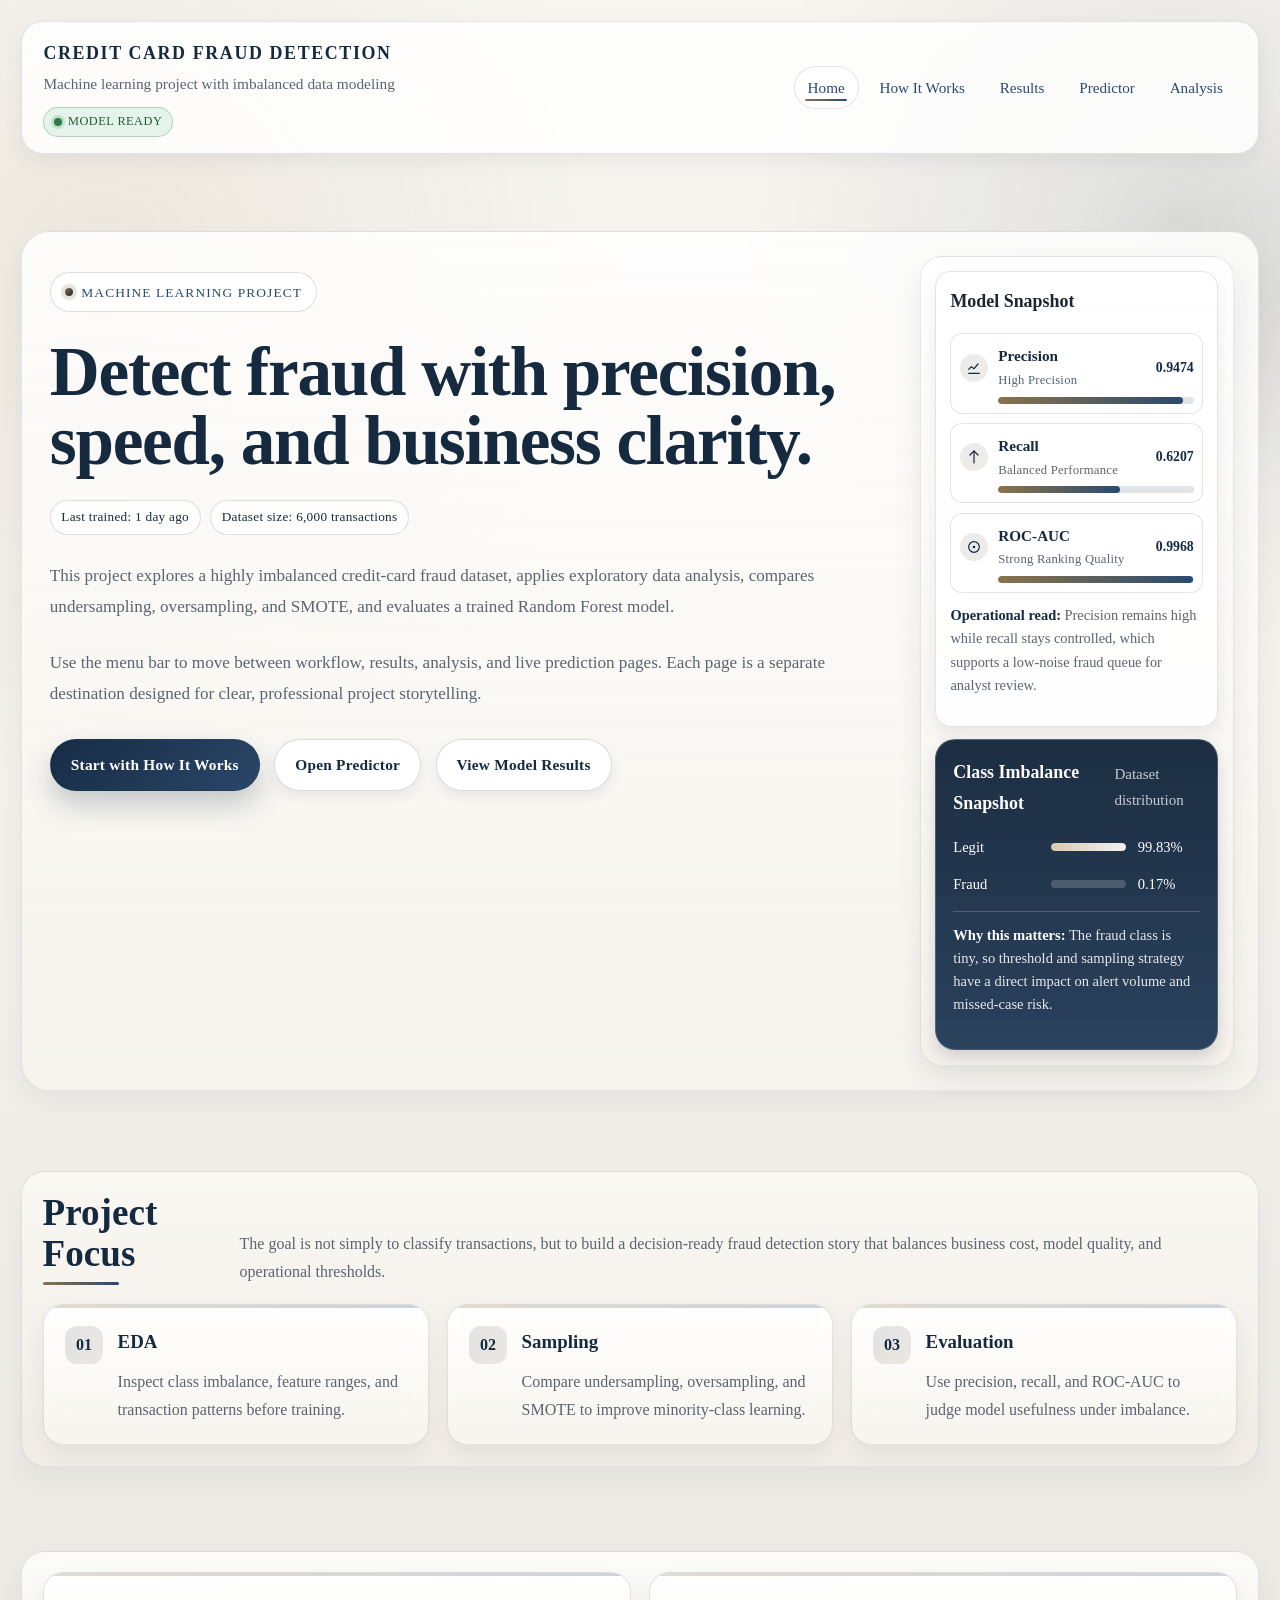
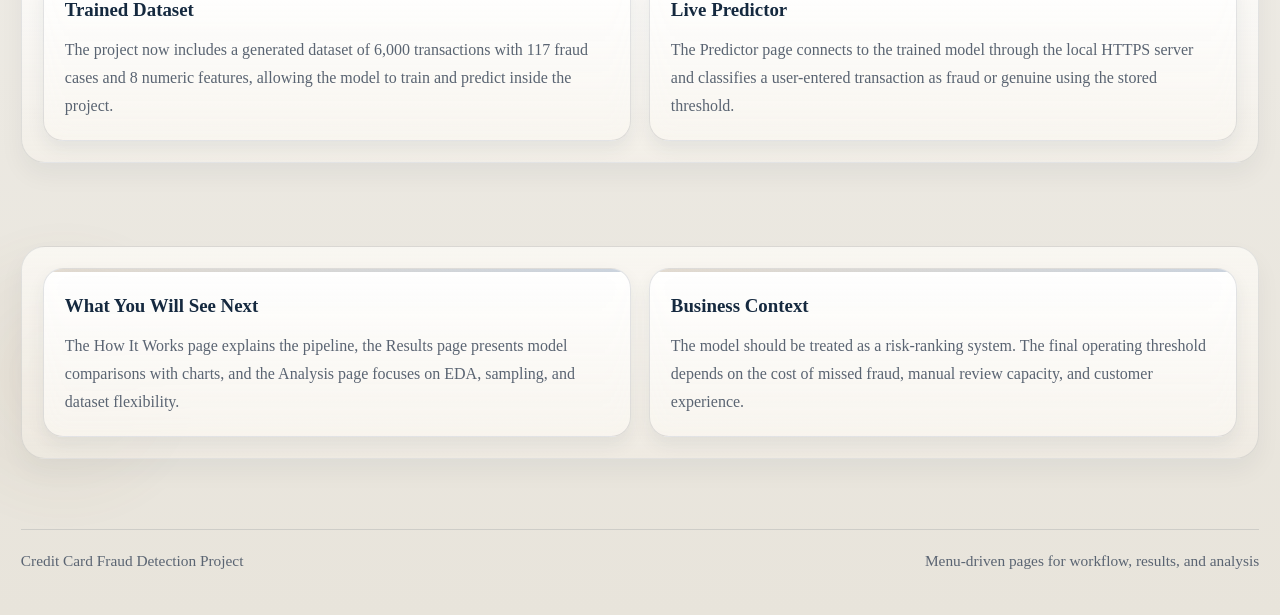
<file: index.html>
<!DOCTYPE html>
<html lang="en">
<head>
	<meta charset="UTF-8" />
	<meta name="viewport" content="width=device-width, initial-scale=1.0" />
			<title>Credit Card Fraud Detection | Home</title>
			<link rel="stylesheet" href="style.css" />
			<script defer src="app.js"></script>
</head>
<body>
	<div class="page">
		<header class="topbar">
			<div class="container">
				<div class="brand-row">
					<div class="brand">
						<strong>Credit Card Fraud Detection</strong>
            <span>Machine learning project with imbalanced data modeling</span>
						<div class="status-badge" aria-label="Model status">
							<span class="status-dot"></span>
							Model Ready
						</div>
					</div>
					<nav class="nav" aria-label="Primary">
            <a class="active" href="index.html">Home</a>
            <a href="how-it-works.html">How It Works</a>
            <a href="results.html">Results</a>
						<a href="predictor.html">Predictor</a>
            <a href="analysis.html">Analysis</a>
					</nav>
				</div>
			</div>
		</header>

		<main>
			<section class="hero">
				<div class="container hero-grid">
					<div class="hero-copy">
            <div class="eyebrow">Machine Learning Project</div>
						<h1>Detect fraud with precision, speed, and business clarity.</h1>
						<div class="hero-meta" aria-label="Project metadata">
							<span>Last trained: 1 day ago</span>
							<span>Dataset size: 6,000 transactions</span>
						</div>
						<p>
							This project explores a highly imbalanced credit-card fraud dataset, applies exploratory
							data analysis, compares undersampling, oversampling, and SMOTE, and evaluates a trained
							Random Forest model.
						</p>
						<p>
							Use the menu bar to move between workflow, results, analysis, and live prediction pages.
							Each page is a separate destination designed for clear, professional project storytelling.
						</p>
						<div class="hero-actions">
              <a class="button primary" href="how-it-works.html">Start with How It Works</a>
              <a class="button secondary" href="predictor.html">Open Predictor</a>
              <a class="button secondary" href="results.html">View Model Results</a>
						</div>
					</div>

					<aside class="hero-card dashboard-panel" aria-label="Project snapshot">
						<div class="snapshot-card">
							<div class="chart-top">
								<h2>Model Snapshot</h2>
								<span>Random Forest</span>
							</div>
							<div class="metric-list" aria-label="Model metrics">
								<div class="metric-item">
									<div class="metric-icon" aria-hidden="true">
										<svg viewBox="0 0 24 24" role="img" focusable="false"><path d="M4 14l4-4 4 3 6-7" fill="none" stroke="currentColor" stroke-width="1.8" stroke-linecap="round" stroke-linejoin="round"/><path d="M4 20h16" fill="none" stroke="currentColor" stroke-width="1.8" stroke-linecap="round"/></svg>
									</div>
									<div class="metric-copy">
										<strong>Precision</strong>
										<span>High Precision</span>
									</div>
									<div class="metric-value">0.9474</div>
									<div class="metric-track"><div class="metric-fill animated-bar" data-width="94.74%"></div></div>
								</div>
								<div class="metric-item">
									<div class="metric-icon" aria-hidden="true">
										<svg viewBox="0 0 24 24" role="img" focusable="false"><path d="M12 3v18" fill="none" stroke="currentColor" stroke-width="1.8" stroke-linecap="round"/><path d="M6 9l6-6 6 6" fill="none" stroke="currentColor" stroke-width="1.8" stroke-linecap="round" stroke-linejoin="round"/></svg>
									</div>
									<div class="metric-copy">
										<strong>Recall</strong>
										<span>Balanced Performance</span>
									</div>
									<div class="metric-value">0.6207</div>
									<div class="metric-track"><div class="metric-fill animated-bar" data-width="62.07%"></div></div>
								</div>
								<div class="metric-item">
									<div class="metric-icon" aria-hidden="true">
										<svg viewBox="0 0 24 24" role="img" focusable="false"><circle cx="12" cy="12" r="8" fill="none" stroke="currentColor" stroke-width="1.8"/><circle cx="12" cy="12" r="2" fill="currentColor"/></svg>
									</div>
									<div class="metric-copy">
										<strong>ROC-AUC</strong>
										<span>Strong Ranking Quality</span>
									</div>
									<div class="metric-value">0.9968</div>
									<div class="metric-track"><div class="metric-fill animated-bar" data-width="99.68%"></div></div>
								</div>
							</div>
							<p class="panel-note">
								<strong>Operational read:</strong> Precision remains high while recall stays controlled,
								which supports a low-noise fraud queue for analyst review.
							</p>
						</div>

						<div class="chart-card imbalance-card">
							<div class="chart-top">
								<h2>Class Imbalance Snapshot</h2>
								<span>Dataset distribution</span>
							</div>
							<div class="bars" aria-label="Class distribution chart">
								<div class="bar-row">
									<span>Legit</span>
									<div class="bar-track"><div class="bar-fill animated-bar" data-width="99.83%"></div></div>
									<span>99.83%</span>
								</div>
								<div class="bar-row">
									<span>Fraud</span>
									<div class="bar-track"><div class="bar-fill fraud animated-bar" data-width="0.17%"></div></div>
									<span>0.17%</span>
								</div>
							</div>
							<p class="chart-note">
								<strong>Why this matters:</strong> The fraud class is tiny, so threshold and sampling strategy
								have a direct impact on alert volume and missed-case risk.
							</p>
						</div>
					</aside>
				</div>
			</section>

			<section class="section">
				<div class="container">
					<div class="section-head">
						<h2>Project Focus</h2>
						<p>
							The goal is not simply to classify transactions, but to build a decision-ready fraud
							detection story that balances business cost, model quality, and operational thresholds.
						</p>
					</div>

					<div class="grid-3">
						<article class="card kpi">
							<div class="index">01</div>
							<div>
								<h3>EDA</h3>
								<p>Inspect class imbalance, feature ranges, and transaction patterns before training.</p>
							</div>
						</article>
						<article class="card kpi">
							<div class="index">02</div>
							<div>
								<h3>Sampling</h3>
								<p>Compare undersampling, oversampling, and SMOTE to improve minority-class learning.</p>
							</div>
						</article>
						<article class="card kpi">
							<div class="index">03</div>
							<div>
								<h3>Evaluation</h3>
								<p>Use precision, recall, and ROC-AUC to judge model usefulness under imbalance.</p>
							</div>
						</article>
					</div>
				</div>
			</section>

			<section class="section">
				<div class="container grid-2">
					<article class="card">
						<h3>Trained Dataset</h3>
						<p>
							The project now includes a generated dataset of 6,000 transactions with 117 fraud cases
							and 8 numeric features, allowing the model to train and predict inside the project.
						</p>
					</article>
					<article class="card">
						<h3>Live Predictor</h3>
						<p>
							The Predictor page connects to the trained model through the local HTTPS server and
							classifies a user-entered transaction as fraud or genuine using the stored threshold.
						</p>
					</article>
				</div>
			</section>

			<section class="section">
				<div class="container grid-2">
					<article class="card">
						<h3>What You Will See Next</h3>
						<p>
							The How It Works page explains the pipeline, the Results page presents model
							comparisons with charts, and the Analysis page focuses on EDA, sampling, and dataset
							flexibility.
						</p>
					</article>
					<article class="card">
						<h3>Business Context</h3>
						<p>
							The model should be treated as a risk-ranking system. The final operating threshold
							depends on the cost of missed fraud, manual review capacity, and customer experience.
						</p>
					</article>
				</div>
			</section>
		</main>

		<footer class="footer">
			<div class="container">
				<div class="line">
					<span>Credit Card Fraud Detection Project</span>
					<span>Menu-driven pages for workflow, results, and analysis</span>
				</div>
			</div>
		</footer>
	</div>
</body>
</html>
</file>
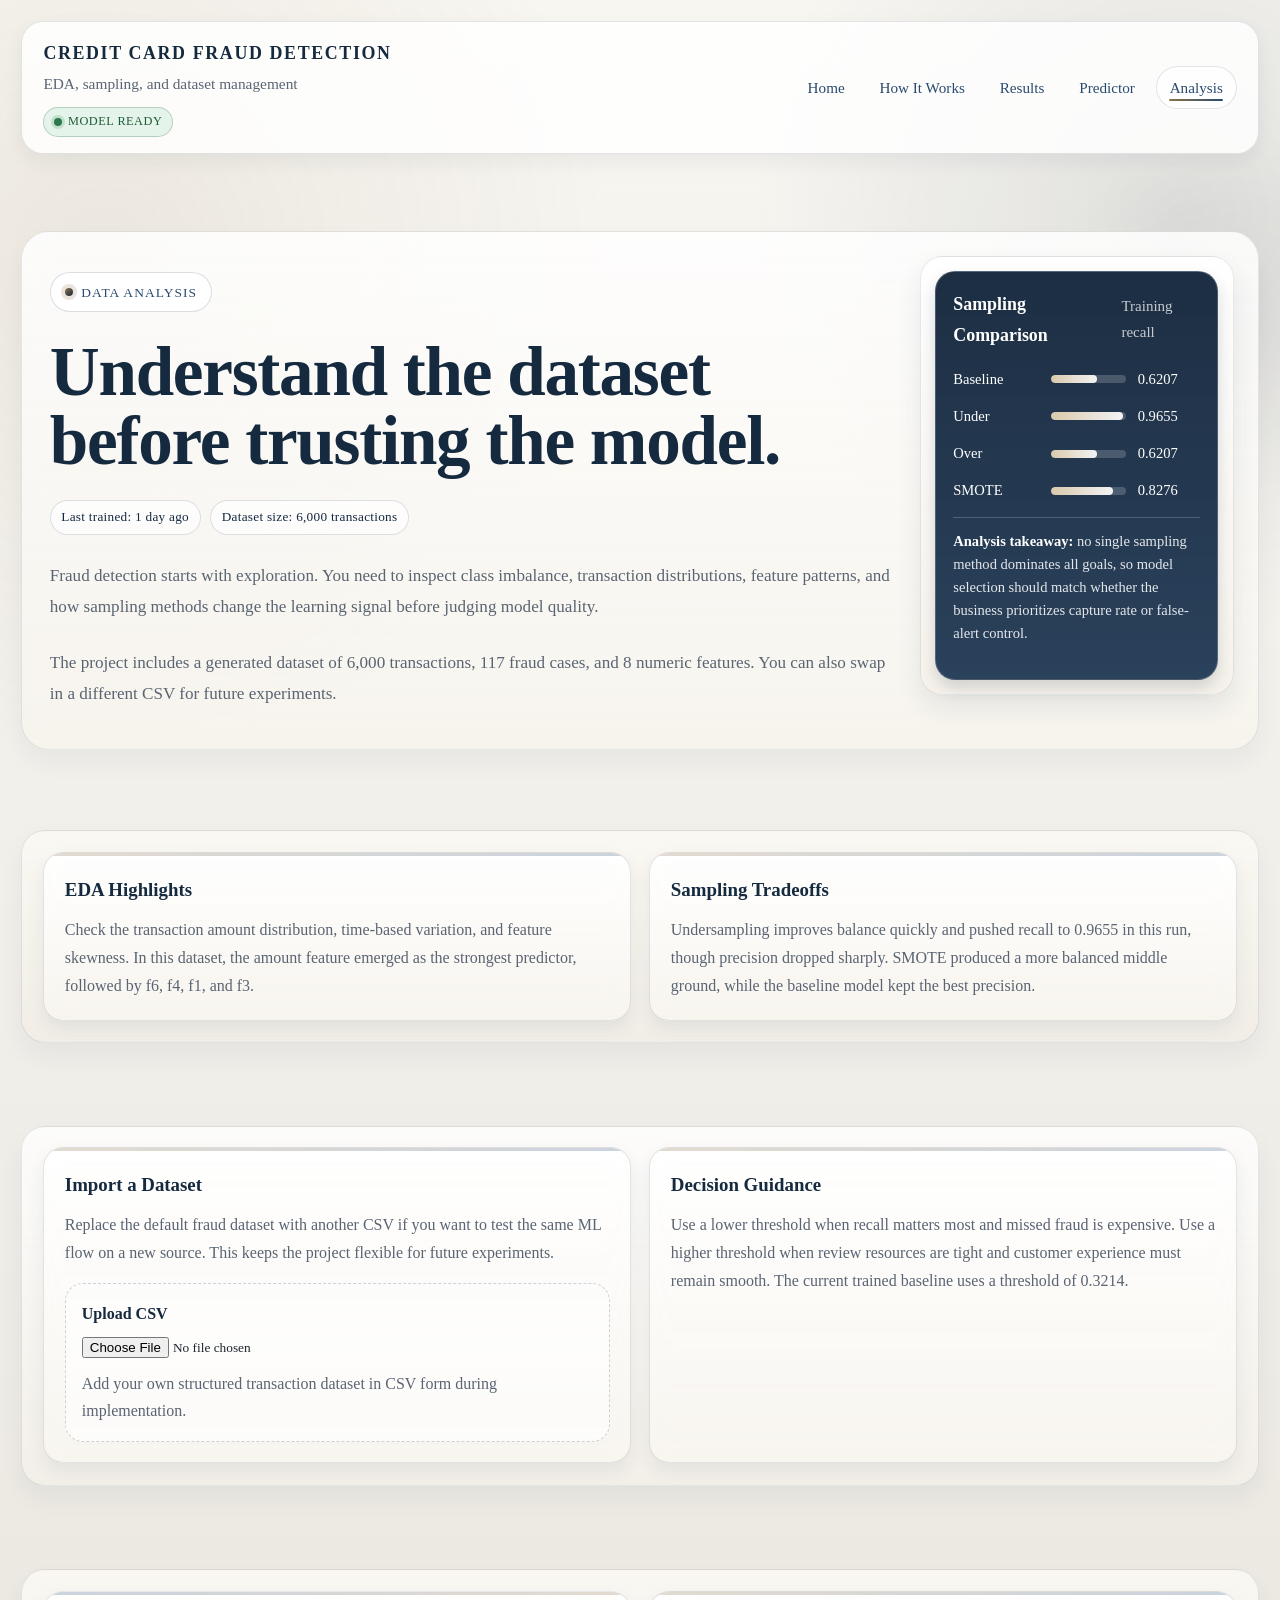
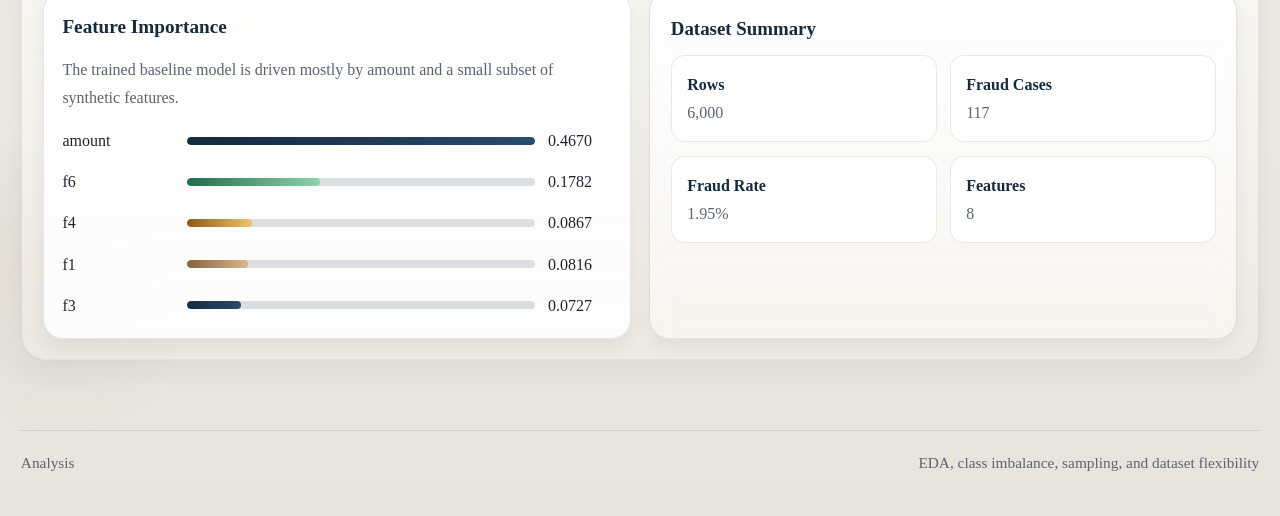
<file: analysis.html>
<!DOCTYPE html>
<html lang="en">
<head>
  <meta charset="UTF-8" />
  <meta name="viewport" content="width=device-width, initial-scale=1.0" />
  <title>Analysis | Credit Card Fraud Detection</title>
  <link rel="stylesheet" href="style.css" />
  <script defer src="app.js"></script>
</head>
<body>
  <div class="page">
    <header class="topbar">
      <div class="container">
        <div class="brand-row">
          <div class="brand">
            <strong>Credit Card Fraud Detection</strong>
            <span>EDA, sampling, and dataset management</span>
            <div class="status-badge" aria-label="Model status">
              <span class="status-dot"></span>
              Model Ready
            </div>
          </div>
          <nav class="nav" aria-label="Primary">
            <a href="index.html">Home</a>
            <a href="how-it-works.html">How It Works</a>
            <a href="results.html">Results</a>
            <a href="predictor.html">Predictor</a>
            <a class="active" href="analysis.html">Analysis</a>
          </nav>
        </div>
      </div>
    </header>

    <main>
      <section class="hero">
        <div class="container hero-grid">
          <div class="hero-copy">
            <div class="eyebrow">Data Analysis</div>
            <h1>Understand the dataset before trusting the model.</h1>
            <div class="hero-meta" aria-label="Project metadata">
              <span>Last trained: 1 day ago</span>
              <span>Dataset size: 6,000 transactions</span>
            </div>
            <p>
              Fraud detection starts with exploration. You need to inspect class imbalance,
              transaction distributions, feature patterns, and how sampling methods change the
              learning signal before judging model quality.
            </p>
            <p>
              The project includes a generated dataset of 6,000 transactions, 117 fraud cases,
              and 8 numeric features. You can also swap in a different CSV for future experiments.
            </p>
          </div>

          <aside class="hero-card dashboard-panel">
            <div class="chart-card">
              <div class="chart-top">
                <h2>Sampling Comparison</h2>
                <span>Training recall</span>
              </div>
              <div class="bars">
                <div class="bar-row"><span>Baseline</span><div class="bar-track"><div class="bar-fill" style="width: 62.07%;"></div></div><span>0.6207</span></div>
                <div class="bar-row"><span>Under</span><div class="bar-track"><div class="bar-fill warn" style="width: 96.55%;"></div></div><span>0.9655</span></div>
                <div class="bar-row"><span>Over</span><div class="bar-track"><div class="bar-fill soft" style="width: 62.07%;"></div></div><span>0.6207</span></div>
                <div class="bar-row"><span>SMOTE</span><div class="bar-track"><div class="bar-fill good" style="width: 82.76%;"></div></div><span>0.8276</span></div>
              </div>
              <p class="chart-note">
                <strong>Analysis takeaway:</strong> no single sampling method dominates all goals, so model
                selection should match whether the business prioritizes capture rate or false-alert control.
              </p>
            </div>
          </aside>
        </div>
            </section>

      <section class="section">
        <div class="container grid-2">
          <article class="card">
            <h3>EDA Highlights</h3>
            <p>
              Check the transaction amount distribution, time-based variation, and feature skewness.
              In this dataset, the amount feature emerged as the strongest predictor, followed by
              f6, f4, f1, and f3.
            </p>
          </article>
          <article class="card">
            <h3>Sampling Tradeoffs</h3>
            <p>
              Undersampling improves balance quickly and pushed recall to 0.9655 in this run, though
              precision dropped sharply. SMOTE produced a more balanced middle ground, while the
              baseline model kept the best precision.
            </p>
          </article>
        </div>
      </section>

      <section class="section">
        <div class="container grid-2">
          <article class="card">
            <h3>Import a Dataset</h3>
            <p>
              Replace the default fraud dataset with another CSV if you want to test the same ML flow
              on a new source. This keeps the project flexible for future experiments.
            </p>
            <div style="margin-top: 1rem; padding: 1rem; border: 1px dashed rgba(17,36,63,0.2); border-radius: 18px; background: rgba(255,255,255,0.6);">
              <strong style="display:block; color: var(--navy); margin-bottom:0.4rem;">Upload CSV</strong>
              <input id="datasetFile" type="file" accept=".csv" style="display:block; width:100%; margin:0.6rem 0 0.75rem; font-family:'Times New Roman', Times, serif;" />
              <span id="datasetStatus" style="color: var(--muted);">Add your own structured transaction dataset in CSV form during implementation.</span>
            </div>
          </article>
          <article class="card">
            <h3>Decision Guidance</h3>
            <p>
              Use a lower threshold when recall matters most and missed fraud is expensive. Use a
              higher threshold when review resources are tight and customer experience must remain
              smooth. The current trained baseline uses a threshold of 0.3214.
            </p>
          </article>
        </div>
      </section>

      <section class="section">
        <div class="container grid-2">
          <article class="chart-panel">
            <h3>Feature Importance</h3>
            <p>The trained baseline model is driven mostly by amount and a small subset of synthetic features.</p>
            <div class="chart-bars">
              <div class="chart-bar-row"><span>amount</span><div class="chart-bar-track"><div class="chart-bar-fill" style="width: 100%;"></div></div><span>0.4670</span></div>
              <div class="chart-bar-row"><span>f6</span><div class="chart-bar-track"><div class="chart-bar-fill good" style="width: 38.2%;"></div></div><span>0.1782</span></div>
              <div class="chart-bar-row"><span>f4</span><div class="chart-bar-track"><div class="chart-bar-fill warn" style="width: 18.6%;"></div></div><span>0.0867</span></div>
              <div class="chart-bar-row"><span>f1</span><div class="chart-bar-track"><div class="chart-bar-fill soft" style="width: 17.5%;"></div></div><span>0.0816</span></div>
              <div class="chart-bar-row"><span>f3</span><div class="chart-bar-track"><div class="chart-bar-fill" style="width: 15.6%;"></div></div><span>0.0727</span></div>
            </div>
          </article>
          <article class="card">
            <h3>Dataset Summary</h3>
            <div class="matrix">
              <div class="matrix-cell"><strong>Rows</strong><span>6,000</span></div>
              <div class="matrix-cell"><strong>Fraud Cases</strong><span>117</span></div>
              <div class="matrix-cell"><strong>Fraud Rate</strong><span>1.95%</span></div>
              <div class="matrix-cell"><strong>Features</strong><span>8</span></div>
            </div>
          </article>
        </div>
      </section>
    </main>

    <script>
      const datasetInput = document.getElementById('datasetFile');
      const datasetStatus = document.getElementById('datasetStatus');

      if (datasetInput && datasetStatus) {
        datasetInput.addEventListener('change', () => {
          const fileName = datasetInput.files && datasetInput.files.length > 0 ? datasetInput.files[0].name : 'No file selected';
          datasetStatus.textContent = fileName === 'No file selected'
            ? 'Add your own structured transaction dataset in CSV form during implementation.'
            : `Selected dataset: ${fileName}`;
        });
      }
    </script>

    <footer class="footer">
      <div class="container">
        <div class="line">
          <span>Analysis</span>
          <span>EDA, class imbalance, sampling, and dataset flexibility</span>
        </div>
      </div>
    </footer>
  </div>
</body>
</html>
</file>
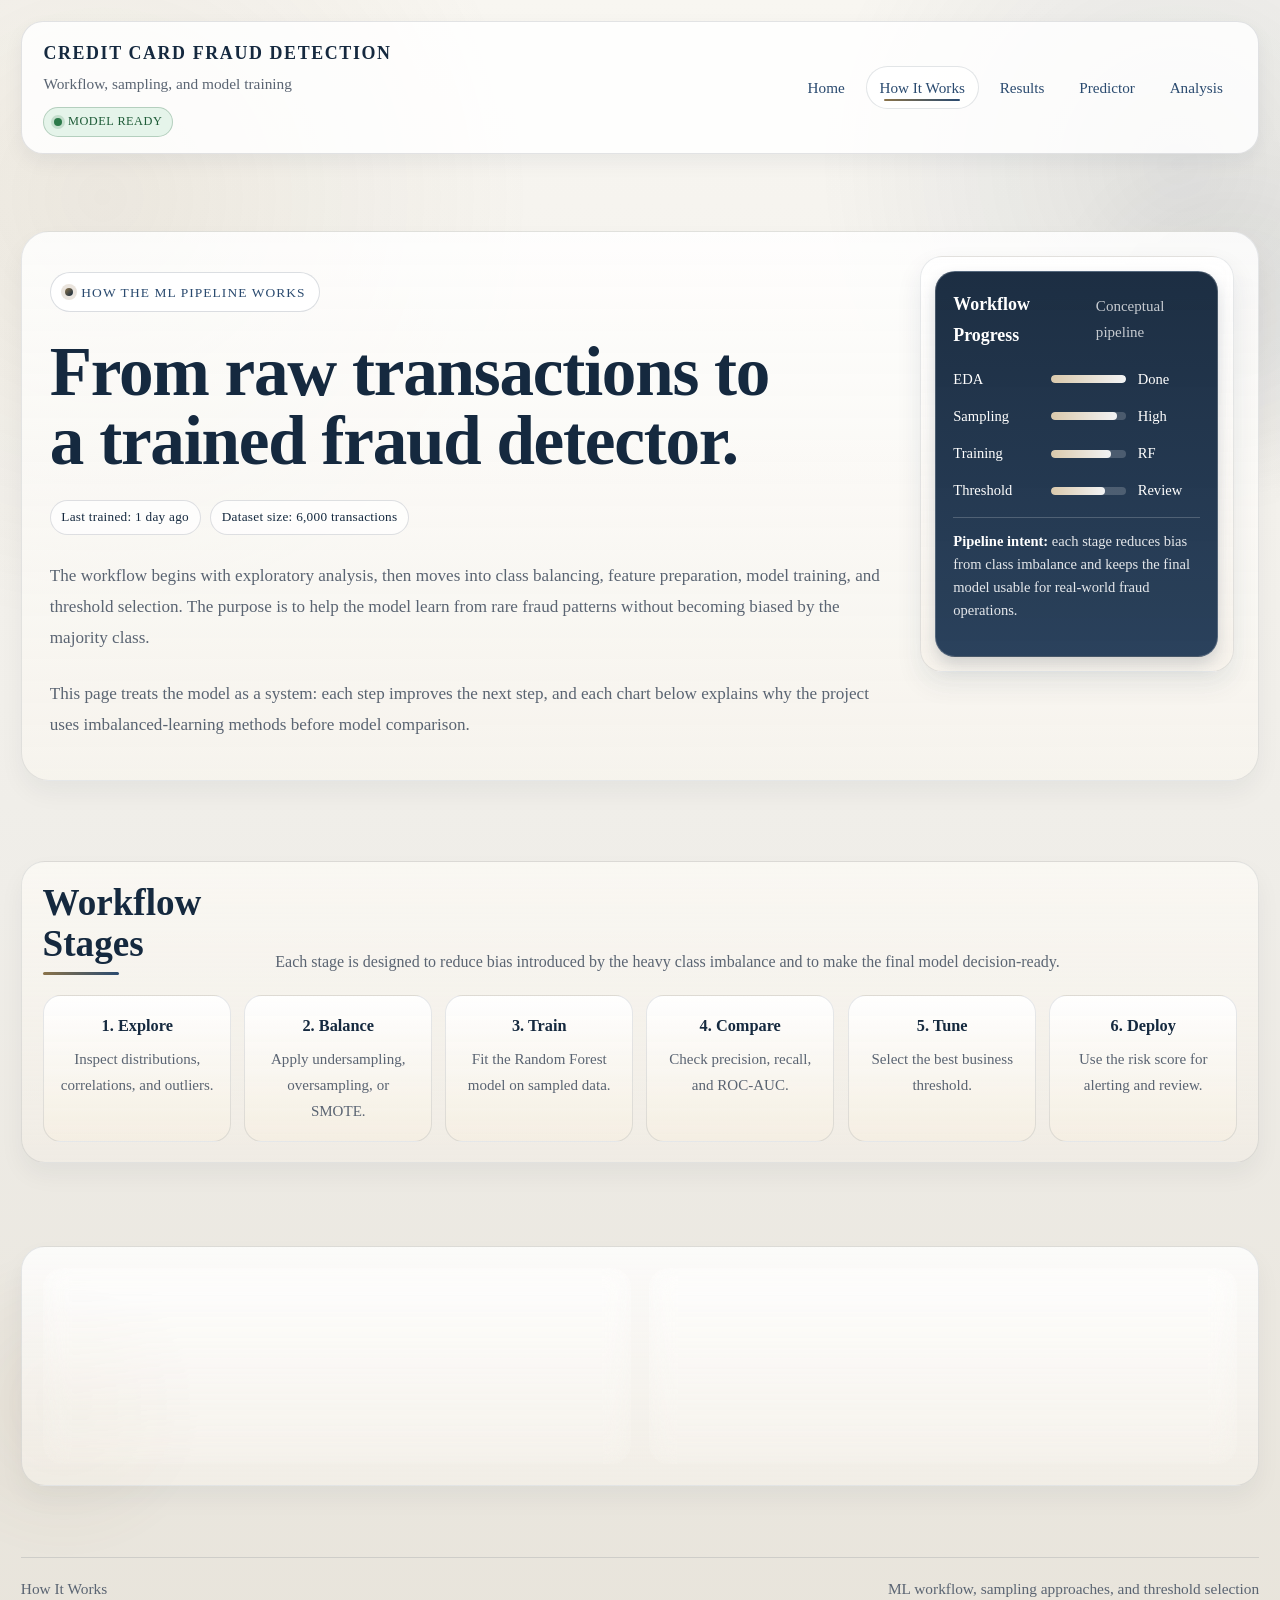
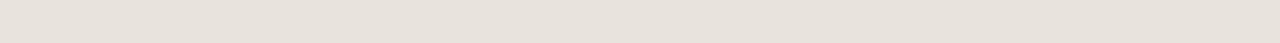
<file: how-it-works.html>
<!DOCTYPE html>
<html lang="en">
<head>
  <meta charset="UTF-8" />
  <meta name="viewport" content="width=device-width, initial-scale=1.0" />
  <title>How It Works | Credit Card Fraud Detection</title>
  <link rel="stylesheet" href="style.css" />
  <script defer src="app.js"></script>
</head>
<body>
  <div class="page">
    <header class="topbar">
      <div class="container">
        <div class="brand-row">
          <div class="brand">
            <strong>Credit Card Fraud Detection</strong>
            <span>Workflow, sampling, and model training</span>
            <div class="status-badge" aria-label="Model status">
              <span class="status-dot"></span>
              Model Ready
            </div>
          </div>
          <nav class="nav" aria-label="Primary">
            <a href="index.html">Home</a>
            <a class="active" href="how-it-works.html">How It Works</a>
            <a href="results.html">Results</a>
            <a href="predictor.html">Predictor</a>
            <a href="analysis.html">Analysis</a>
          </nav>
        </div>
      </div>
    </header>

    <main>
      <section class="hero">
        <div class="container hero-grid">
          <div class="hero-copy">
            <div class="eyebrow">How the ML Pipeline Works</div>
            <h1>From raw transactions to a trained fraud detector.</h1>
            <div class="hero-meta" aria-label="Project metadata">
              <span>Last trained: 1 day ago</span>
              <span>Dataset size: 6,000 transactions</span>
            </div>
            <p>
              The workflow begins with exploratory analysis, then moves into class balancing,
              feature preparation, model training, and threshold selection. The purpose is to help
              the model learn from rare fraud patterns without becoming biased by the majority class.
            </p>
            <p>
              This page treats the model as a system: each step improves the next step, and each chart
              below explains why the project uses imbalanced-learning methods before model comparison.
            </p>
          </div>

          <aside class="hero-card dashboard-panel">
            <div class="chart-card">
              <div class="chart-top">
                <h2>Workflow Progress</h2>
                <span>Conceptual pipeline</span>
              </div>
              <div class="bars">
                <div class="bar-row"><span>EDA</span><div class="bar-track"><div class="bar-fill" style="width: 100%;"></div></div><span>Done</span></div>
                <div class="bar-row"><span>Sampling</span><div class="bar-track"><div class="bar-fill soft" style="width: 88%;"></div></div><span>High</span></div>
                <div class="bar-row"><span>Training</span><div class="bar-track"><div class="bar-fill good" style="width: 80%;"></div></div><span>RF</span></div>
                <div class="bar-row"><span>Threshold</span><div class="bar-track"><div class="bar-fill warn" style="width: 72%;"></div></div><span>Review</span></div>
              </div>
              <p class="chart-note">
                <strong>Pipeline intent:</strong> each stage reduces bias from class imbalance and keeps
                the final model usable for real-world fraud operations.
              </p>
            </div>
          </aside>
        </div>
      </section>

      <section class="section">
        <div class="container">
          <div class="section-head">
            <h2>Workflow Stages</h2>
            <p>Each stage is designed to reduce bias introduced by the heavy class imbalance and to make the final model decision-ready.</p>
          </div>
          <div class="pipeline">
            <div class="step"><strong>1. Explore</strong><span>Inspect distributions, correlations, and outliers.</span></div>
            <div class="step"><strong>2. Balance</strong><span>Apply undersampling, oversampling, or SMOTE.</span></div>
            <div class="step"><strong>3. Train</strong><span>Fit the Random Forest model on sampled data.</span></div>
            <div class="step"><strong>4. Compare</strong><span>Check precision, recall, and ROC-AUC.</span></div>
            <div class="step"><strong>5. Tune</strong><span>Select the best business threshold.</span></div>
            <div class="step"><strong>6. Deploy</strong><span>Use the risk score for alerting and review.</span></div>
          </div>
        </div>
      </section>

      <section class="section">
        <div class="container grid-2">
          <article class="card">
            <h3>Sampling Logic</h3>
            <p>
              Undersampling reduces the number of majority-class examples so the classifier cannot
              ignore the fraud class. Oversampling duplicates or expands the minority class. SMOTE
              creates synthetic minority points so the boundary becomes more informative.
            </p>
          </article>
          <article class="card">
            <h3>Model Choice</h3>
            <p>
              Random Forest is a strong and stable baseline for the current build. It works well for
              fraud detection because it captures complex relationships without requiring manual feature
              equations.
            </p>
          </article>
        </div>
      </section>
    </main>

    <footer class="footer">
      <div class="container">
        <div class="line">
          <span>How It Works</span>
          <span>ML workflow, sampling approaches, and threshold selection</span>
        </div>
      </div>
    </footer>
  </div>
</body>
</html>
</file>
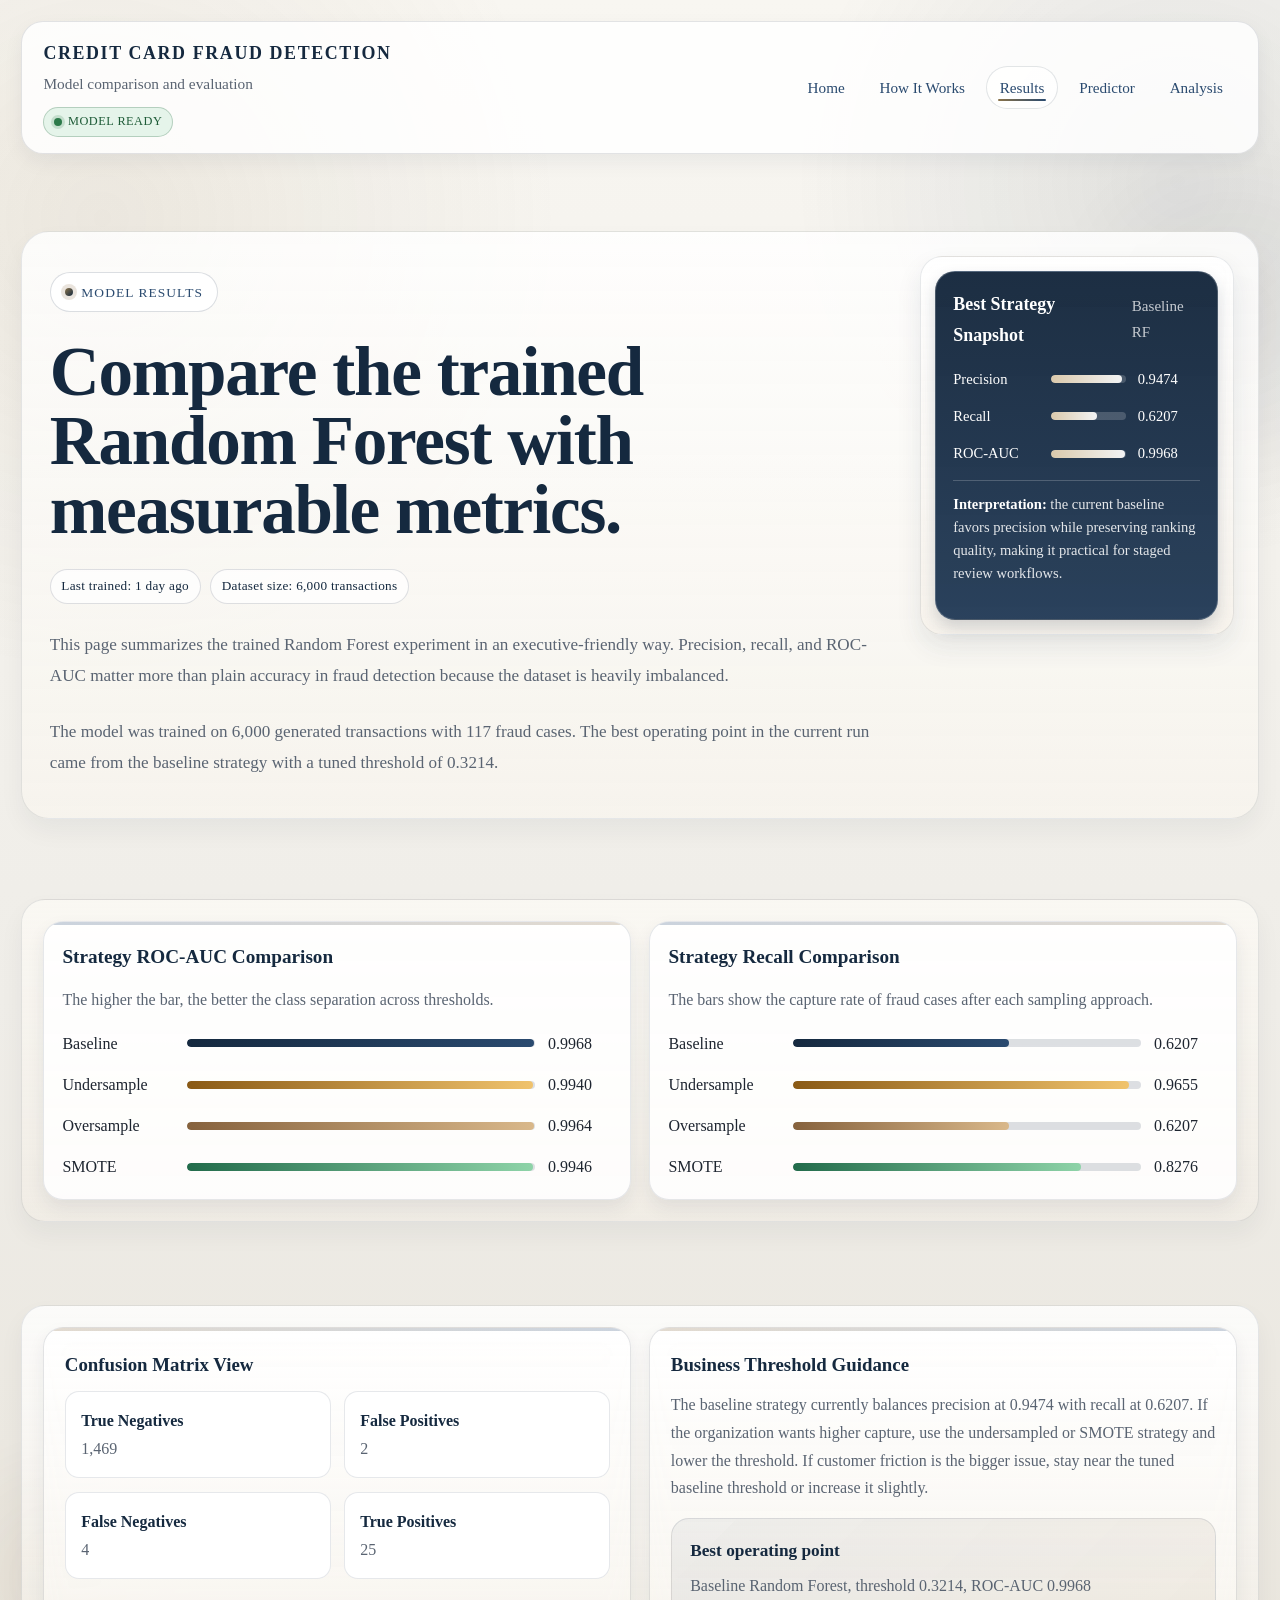
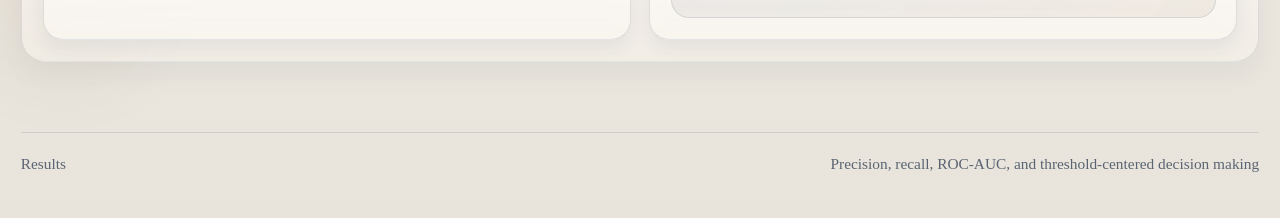
<file: results.html>
<!DOCTYPE html>
<html lang="en">
<head>
  <meta charset="UTF-8" />
  <meta name="viewport" content="width=device-width, initial-scale=1.0" />
  <title>Results | Credit Card Fraud Detection</title>
  <link rel="stylesheet" href="style.css" />
  <script defer src="app.js"></script>
</head>
<body>
  <div class="page">
    <header class="topbar">
      <div class="container">
        <div class="brand-row">
          <div class="brand">
            <strong>Credit Card Fraud Detection</strong>
            <span>Model comparison and evaluation</span>
            <div class="status-badge" aria-label="Model status">
              <span class="status-dot"></span>
              Model Ready
            </div>
          </div>
          <nav class="nav" aria-label="Primary">
            <a href="index.html">Home</a>
            <a href="how-it-works.html">How It Works</a>
            <a class="active" href="results.html">Results</a>
            <a href="predictor.html">Predictor</a>
            <a href="analysis.html">Analysis</a>
          </nav>
        </div>
      </div>
    </header>

    <main>
      <section class="hero">
        <div class="container hero-grid">
          <div class="hero-copy">
            <div class="eyebrow">Model Results</div>
            <h1>Compare the trained Random Forest with measurable metrics.</h1>
            <div class="hero-meta" aria-label="Project metadata">
              <span>Last trained: 1 day ago</span>
              <span>Dataset size: 6,000 transactions</span>
            </div>
            <p>
              This page summarizes the trained Random Forest experiment in an executive-friendly way.
              Precision, recall, and ROC-AUC matter more than plain accuracy in fraud detection because
              the dataset is heavily imbalanced.
            </p>
            <p>
              The model was trained on 6,000 generated transactions with 117 fraud cases. The best
              operating point in the current run came from the baseline strategy with a tuned
              threshold of 0.3214.
            </p>
          </div>

          <aside class="hero-card dashboard-panel">
            <div class="chart-card">
              <div class="chart-top">
                <h2>Best Strategy Snapshot</h2>
                <span>Baseline RF</span>
              </div>
              <div class="bars">
                <div class="bar-row"><span>Precision</span><div class="bar-track"><div class="bar-fill soft" style="width: 94.74%;"></div></div><span>0.9474</span></div>
                <div class="bar-row"><span>Recall</span><div class="bar-track"><div class="bar-fill good" style="width: 62.07%;"></div></div><span>0.6207</span></div>
                <div class="bar-row"><span>ROC-AUC</span><div class="bar-track"><div class="bar-fill warn" style="width: 99.68%;"></div></div><span>0.9968</span></div>
              </div>
              <p class="chart-note">
                <strong>Interpretation:</strong> the current baseline favors precision while preserving
                ranking quality, making it practical for staged review workflows.
              </p>
            </div>
          </aside>
        </div>
      </section>

      <section class="section">
        <div class="container grid-2">
          <article class="chart-panel">
            <h3>Strategy ROC-AUC Comparison</h3>
            <p>The higher the bar, the better the class separation across thresholds.</p>
            <div class="chart-bars">
              <div class="chart-bar-row"><span>Baseline</span><div class="chart-bar-track"><div class="chart-bar-fill" style="width: 99.68%;"></div></div><span>0.9968</span></div>
              <div class="chart-bar-row"><span>Undersample</span><div class="chart-bar-track"><div class="chart-bar-fill warn" style="width: 99.40%;"></div></div><span>0.9940</span></div>
              <div class="chart-bar-row"><span>Oversample</span><div class="chart-bar-track"><div class="chart-bar-fill soft" style="width: 99.64%;"></div></div><span>0.9964</span></div>
              <div class="chart-bar-row"><span>SMOTE</span><div class="chart-bar-track"><div class="chart-bar-fill good" style="width: 99.46%;"></div></div><span>0.9946</span></div>
            </div>
          </article>
          <article class="chart-panel">
            <h3>Strategy Recall Comparison</h3>
            <p>The bars show the capture rate of fraud cases after each sampling approach.</p>
            <div class="chart-bars">
              <div class="chart-bar-row"><span>Baseline</span><div class="chart-bar-track"><div class="chart-bar-fill" style="width: 62.07%;"></div></div><span>0.6207</span></div>
              <div class="chart-bar-row"><span>Undersample</span><div class="chart-bar-track"><div class="chart-bar-fill warn" style="width: 96.55%;"></div></div><span>0.9655</span></div>
              <div class="chart-bar-row"><span>Oversample</span><div class="chart-bar-track"><div class="chart-bar-fill soft" style="width: 62.07%;"></div></div><span>0.6207</span></div>
              <div class="chart-bar-row"><span>SMOTE</span><div class="chart-bar-track"><div class="chart-bar-fill good" style="width: 82.76%;"></div></div><span>0.8276</span></div>
            </div>
          </article>
        </div>
      </section>

      <section class="section">
        <div class="container grid-2">
          <article class="card">
            <h3>Confusion Matrix View</h3>
            <div class="matrix">
              <div class="matrix-cell"><strong>True Negatives</strong><span>1,469</span></div>
              <div class="matrix-cell"><strong>False Positives</strong><span>2</span></div>
              <div class="matrix-cell"><strong>False Negatives</strong><span>4</span></div>
              <div class="matrix-cell"><strong>True Positives</strong><span>25</span></div>
            </div>
          </article>
          <article class="card">
            <h3>Business Threshold Guidance</h3>
            <p>
              The baseline strategy currently balances precision at 0.9474 with recall at 0.6207.
              If the organization wants higher capture, use the undersampled or SMOTE strategy and
              lower the threshold. If customer friction is the bigger issue, stay near the tuned
              baseline threshold or increase it slightly.
            </p>
            <div class="insight-box" style="margin-top: 1rem;">
              <strong>Best operating point</strong>
              <p>Baseline Random Forest, threshold 0.3214, ROC-AUC 0.9968</p>
            </div>
          </article>
        </div>
      </section>
    </main>

    <footer class="footer">
      <div class="container">
        <div class="line">
          <span>Results</span>
          <span>Precision, recall, ROC-AUC, and threshold-centered decision making</span>
        </div>
      </div>
    </footer>
  </div>
</body>
</html>
</file>
<file: style.css>
* {
  box-sizing: border-box;
  font-family: "Times New Roman", Times, serif;
}

:root {
  --bg: #efede8;
  --surface: rgba(255, 255, 255, 0.9);
  --surface-strong: #ffffff;
  --text: #1e2530;
  --muted: #5a6472;
  --line: rgba(30, 37, 48, 0.12);
  --navy: #15293f;
  --navy-2: #2a4a6f;
  --accent: #8a734a;
  --accent-2: #dac9ac;
  --glow: rgba(21, 41, 63, 0.07);
  --shadow: 0 18px 40px rgba(21, 41, 63, 0.09);
  --section-shadow: 0 12px 24px rgba(21, 41, 63, 0.05);
}

html { scroll-behavior: smooth; }

@keyframes pageEnter {
  from {
    opacity: 0;
    transform: translateY(8px);
  }
  to {
    opacity: 1;
    transform: translateY(0);
  }
}

@keyframes pageExit {
  from {
    opacity: 1;
    transform: translateY(0);
  }
  to {
    opacity: 0;
    transform: translateY(-8px);
  }
}

@keyframes boxEnter {
  from {
    opacity: 0;
    transform: translateY(16px) scale(0.985);
  }
  to {
    opacity: 1;
    transform: translateY(0) scale(1);
  }
}

body {
  margin: 0;
  color: var(--text);
  background:
    radial-gradient(circle at 8% 12%, rgba(138, 115, 74, 0.1), transparent 23%),
    radial-gradient(circle at 92% 10%, rgba(21, 41, 63, 0.1), transparent 19%),
    linear-gradient(180deg, #f8f6f1 0%, var(--bg) 55%, #e8e4db 100%);
  min-height: 100vh;
  line-height: 1.72;
  animation: pageEnter 420ms ease-out both;
  will-change: opacity, transform;
}

body.page-transition-out {
  animation: pageExit 320ms ease-in both;
}

a { color: inherit; text-decoration: none; }

.page { position: relative; overflow: hidden; }

.page::before,
.page::after {
  content: "";
  position: fixed;
  inset: auto;
  pointer-events: none;
  z-index: 0;
  border-radius: 999px;
  filter: blur(2px);
  opacity: 0.55;
}

.page::before {
  width: 26rem;
  height: 26rem;
  right: -10rem;
  top: 7rem;
  background: radial-gradient(circle, rgba(15, 35, 63, 0.11), transparent 66%);
}

.page::after {
  width: 20rem;
  height: 20rem;
  left: -6rem;
  bottom: 5rem;
  background: radial-gradient(circle, rgba(131, 98, 52, 0.14), transparent 70%);
}

.container {
  width: min(1240px, calc(100% - 2.6rem));
  margin: 0 auto;
  position: relative;
  z-index: 1;
}

.topbar { padding: 1.3rem 0 0; }

.brand-row {
  display: flex;
  justify-content: space-between;
  align-items: center;
  gap: 1.25rem;
  padding: 1rem 1.35rem;
  border: 1px solid var(--line);
  border-radius: 22px;
  background: rgba(255, 255, 255, 0.84);
  backdrop-filter: blur(14px);
  box-shadow: 0 8px 20px rgba(21, 41, 63, 0.06);
}

.brand { display: flex; flex-direction: column; gap: 0.15rem; }

.status-badge {
  margin-top: 0.42rem;
  width: fit-content;
  display: inline-flex;
  align-items: center;
  gap: 0.4rem;
  padding: 0.24rem 0.62rem;
  border-radius: 999px;
  border: 1px solid rgba(34, 95, 56, 0.25);
  background: rgba(225, 243, 231, 0.86);
  color: #1f5c38;
  font-size: 0.77rem;
  letter-spacing: 0.04em;
  text-transform: uppercase;
}

.status-dot {
  width: 0.46rem;
  height: 0.46rem;
  border-radius: 999px;
  background: #2c7a4a;
  box-shadow: 0 0 0 3px rgba(44, 122, 74, 0.18);
}

.brand strong {
  font-size: 1.12rem;
  letter-spacing: 0.09em;
  text-transform: uppercase;
  color: var(--navy);
}

.brand span { font-size: 0.96rem; color: var(--muted); }

.nav {
  display: flex;
  flex-wrap: wrap;
  gap: 0.45rem;
  justify-content: flex-end;
  font-size: 0.95rem;
  color: var(--navy-2);
}

.nav a {
  position: relative;
  padding: 0.45rem 0.8rem;
  border-radius: 999px;
  border: 1px solid transparent;
  transition: background 180ms ease, border-color 180ms ease, color 180ms ease;
}

.nav a::after {
  content: "";
  position: absolute;
  left: 16%;
  bottom: 7px;
  width: 68%;
  height: 2px;
  border-radius: 999px;
  background: linear-gradient(90deg, var(--accent), var(--navy-2));
  transform: scaleX(0);
  transform-origin: left;
  transition: transform 180ms ease;
}

.nav a:hover::after,
.nav a.active::after { transform: scaleX(1); }

.nav a:hover,
.nav a.active {
  background: rgba(255, 255, 255, 0.72);
  border-color: rgba(21, 41, 63, 0.12);
}

.hero { padding: 4.8rem 0 2.4rem; }

.hero .container {
  padding: 1.5rem;
  border-radius: 28px;
  border: 1px solid rgba(21, 41, 63, 0.1);
  background: linear-gradient(180deg, rgba(255, 255, 255, 0.84), rgba(248, 245, 238, 0.74));
  box-shadow: var(--section-shadow);
}

.hero-grid {
  display: grid;
  grid-template-columns: minmax(0, 1.22fr) minmax(0, 0.45fr);
  gap: 1.5rem;
  align-items: start;
}

.hero-grid > * {
  min-width: 0;
}

.hero-copy {
  display: flex;
  flex-direction: column;
  justify-content: center;
  gap: 1.55rem;
  padding: 1rem 0.25rem;
}

.hero-meta {
  display: flex;
  flex-wrap: wrap;
  gap: 0.6rem;
}

.hero-meta span {
  display: inline-flex;
  align-items: center;
  padding: 0.32rem 0.66rem;
  border-radius: 999px;
  border: 1px solid rgba(21, 41, 63, 0.14);
  background: rgba(255, 255, 255, 0.7);
  color: var(--navy);
  font-size: 0.83rem;
  letter-spacing: 0.02em;
}

.eyebrow {
  display: inline-flex;
  width: fit-content;
  align-items: center;
  gap: 0.55rem;
  padding: 0.46rem 0.86rem;
  border: 1px solid rgba(17, 36, 63, 0.15);
  border-radius: 999px;
  background: rgba(255, 255, 255, 0.9);
  color: var(--navy-2);
  font-size: 0.84rem;
  letter-spacing: 0.08em;
  text-transform: uppercase;
}

.eyebrow::before {
  content: "";
  width: 0.5rem;
  height: 0.5rem;
  border-radius: 999px;
  background: linear-gradient(135deg, var(--accent), var(--navy));
  box-shadow: 0 0 0 4px rgba(122, 90, 44, 0.16);
}

h1 {
  margin: 0;
  font-size: clamp(2.85rem, 5.4vw, 4.9rem);
  line-height: 1;
  letter-spacing: -0.018em;
  color: var(--navy);
  max-width: 100%;
  text-wrap: balance;
}

.hero-copy p {
  margin: 0;
  max-width: 100%;
  font-size: 1.07rem;
  line-height: 1.82;
  color: var(--muted);
}

.hero-actions { display: flex; flex-wrap: wrap; gap: 0.9rem; margin-top: 0.3rem; }

.button {
  display: inline-flex;
  align-items: center;
  justify-content: center;
  min-height: 2.95rem;
  padding: 0.74rem 1.25rem;
  border-radius: 999px;
  border: 1px solid transparent;
  font-size: 0.96rem;
  font-weight: 700;
  letter-spacing: 0.015em;
  transition: transform 240ms ease, box-shadow 240ms ease, background 240ms ease, color 240ms ease;
}

.button:hover { transform: translateY(-2px) scale(1.015); }

.button:active { transform: translateY(0) scale(0.99); }

.button.primary {
  background: linear-gradient(135deg, #172c45, #2a4668);
  color: #fff;
  box-shadow: 0 14px 30px rgba(21, 41, 63, 0.24);
}

.button.primary:hover {
  box-shadow: 0 18px 34px rgba(21, 41, 63, 0.28);
}

.button.secondary {
  background: rgba(255, 255, 255, 0.93);
  color: var(--navy);
  border-color: rgba(21, 41, 63, 0.16);
  box-shadow: 0 6px 14px rgba(21, 41, 63, 0.08);
}

.button.secondary:hover {
  box-shadow: 0 10px 20px rgba(21, 41, 63, 0.12);
}

.hero-card {
  display: grid;
  gap: 0.75rem;
  padding: 0;
  border: 1px solid rgba(21, 41, 63, 0.1);
  border-radius: 22px;
  background: linear-gradient(180deg, rgba(255, 255, 255, 0.86), rgba(246, 241, 233, 0.72));
  box-shadow: 0 12px 26px rgba(21, 41, 63, 0.09);
  backdrop-filter: blur(8px);
  padding: 0.9rem;
  align-content: start;
  width: 100%;
}

.dashboard-panel {
  grid-template-rows: none;
}

.panel-note {
  margin-top: 0.7rem;
  font-size: 0.9rem;
  line-height: 1.62;
  color: var(--muted);
}

.panel-note strong {
  color: var(--navy);
}

.snapshot-card {
  border-radius: 16px;
  border: 1px solid rgba(21, 41, 63, 0.12);
  background: rgba(255, 255, 255, 0.9);
  box-shadow: 0 8px 18px rgba(21, 41, 63, 0.08);
  padding: 0.88rem;
}

.metric-list {
  display: grid;
  gap: 0.58rem;
}

.metric-item {
  display: grid;
  grid-template-columns: auto 1fr auto;
  align-items: center;
  column-gap: 0.64rem;
  row-gap: 0.3rem;
  padding: 0.56rem 0.54rem;
  border-radius: 12px;
  border: 1px solid rgba(21, 41, 63, 0.12);
  background: rgba(255, 255, 255, 0.86);
}

.metric-icon {
  width: 1.75rem;
  height: 1.75rem;
  border-radius: 999px;
  display: grid;
  place-items: center;
  background: linear-gradient(135deg, rgba(21, 41, 63, 0.09), rgba(138, 115, 74, 0.14));
  color: var(--navy);
}

.metric-icon svg {
  width: 1rem;
  height: 1rem;
}

.metric-copy {
  display: grid;
  gap: 0.05rem;
}

.metric-copy strong {
  font-size: 0.95rem;
  color: var(--navy);
}

.metric-copy span {
  font-size: 0.79rem;
  letter-spacing: 0.02em;
  color: var(--muted);
}

.metric-value {
  font-size: 0.86rem;
  color: var(--navy);
  font-weight: 700;
}

.metric-track {
  grid-column: 2 / 4;
  height: 7px;
  border-radius: 999px;
  overflow: hidden;
  background: rgba(21, 41, 63, 0.12);
}

.metric-fill {
  height: 100%;
  width: 0;
  border-radius: inherit;
  background: linear-gradient(90deg, var(--accent), var(--navy-2));
  transition: width 800ms cubic-bezier(0.2, 0.8, 0.2, 1);
}

.imbalance-card {
  margin-top: 0;
}

.hero-stat-grid { display: grid; grid-template-columns: repeat(2, minmax(0, 1fr)); gap: 1rem; }

.stat {
  padding: 0.95rem;
  border-radius: 18px;
  background: var(--surface-strong);
  border: 1px solid rgba(15, 35, 63, 0.1);
  box-shadow: inset 0 1px 0 rgba(255, 255, 255, 0.92);
}

.stat label {
  display: block;
  font-size: 0.8rem;
  text-transform: uppercase;
  letter-spacing: 0.07em;
  color: var(--muted);
  margin-bottom: 0.3rem;
}

.stat strong { font-size: 1.56rem; color: var(--navy); }
.stat span { display: block; color: var(--muted); font-size: 0.95rem; margin-top: 0.15rem; }

.chart-card {
  padding: 1.08rem 1.08rem 1.16rem;
  border-radius: 20px;
  background: linear-gradient(180deg, rgba(24, 42, 63, 0.98), rgba(34, 58, 86, 0.96));
  border: 1px solid rgba(255, 255, 255, 0.2);
  box-shadow: 0 8px 16px rgba(21, 41, 63, 0.17);
  color: #fff;
}

.chart-top {
  display: flex;
  justify-content: space-between;
  align-items: center;
  gap: 1rem;
  margin-bottom: 1rem;
}

.chart-top h2 { margin: 0; font-size: 1.12rem; font-weight: 700; }
.chart-top span { color: rgba(255, 255, 255, 0.75); font-size: 0.94rem; }

.chart-note {
  margin-top: 0.9rem;
  padding-top: 0.75rem;
  border-top: 1px solid rgba(255, 255, 255, 0.2);
  color: rgba(255, 255, 255, 0.88);
  font-size: 0.91rem;
  line-height: 1.58;
}

.chart-note strong {
  color: #fff;
}

.bars { display: grid; gap: 0.75rem; }

.bar-row {
  display: grid;
  grid-template-columns: 86px 1fr 62px;
  align-items: center;
  gap: 0.75rem;
  font-size: 0.91rem;
}

.bar-track {
  height: 8px;
  border-radius: 999px;
  background: rgba(255, 255, 255, 0.19);
  overflow: hidden;
}

.bar-fill {
  height: 100%;
  width: 0;
  border-radius: inherit;
  background: linear-gradient(90deg, var(--accent-2), rgba(255, 255, 255, 0.93));
  transition: width 800ms cubic-bezier(0.2, 0.8, 0.2, 1);
}

.bar-fill.fraud { background: linear-gradient(90deg, #d8a652, #fff0c8); }

.section { padding: 2.6rem 0; }

.section .container {
  position: relative;
  padding: 1.3rem;
  border-radius: 24px;
  border: 1px solid rgba(21, 41, 63, 0.1);
  background: linear-gradient(180deg, rgba(255, 255, 255, 0.8), rgba(246, 242, 235, 0.62));
  box-shadow: var(--section-shadow);
}

.section:nth-of-type(even) .container {
  background: linear-gradient(180deg, rgba(251, 249, 244, 0.86), rgba(242, 237, 229, 0.62));
}

.section-head {
  display: flex;
  justify-content: space-between;
  align-items: end;
  gap: 1rem;
  margin-bottom: 1.2rem;
}

.section-head h2 {
  margin: 0;
  font-size: clamp(1.85rem, 2.9vw, 2.75rem);
  line-height: 1.1;
  color: var(--navy);
  text-wrap: balance;
  position: relative;
}

.section-head h2::after {
  content: "";
  display: block;
  width: 76px;
  height: 3px;
  margin-top: 0.48rem;
  border-radius: 999px;
  background: linear-gradient(90deg, var(--accent), var(--navy-2));
}

.section-head p { margin: 0; max-width: 74ch; color: var(--muted); font-size: 1rem; }

.grid-3 { display: grid; grid-template-columns: repeat(3, minmax(0, 1fr)); gap: 1.12rem; }
.grid-2 { display: grid; grid-template-columns: repeat(2, minmax(0, 1fr)); gap: 1.12rem; }

.card {
  padding: 1.3rem;
  border-radius: 20px;
  border: 1px solid var(--line);
  background: linear-gradient(180deg, rgba(255, 255, 255, 0.95), rgba(248, 245, 239, 0.84));
  box-shadow: 0 8px 18px var(--glow);
  backdrop-filter: blur(12px);
  transition: transform 240ms ease, box-shadow 240ms ease, border-color 240ms ease;
  position: relative;
  overflow: hidden;
}

.card::before {
  content: "";
  position: absolute;
  left: 0;
  top: 0;
  width: 100%;
  height: 3px;
  background: linear-gradient(90deg, rgba(131, 98, 52, 0.66), rgba(30, 66, 111, 0.66));
  opacity: 0.35;
}

.card:hover {
  transform: translateY(-5px);
  border-color: rgba(21, 41, 63, 0.2);
  box-shadow: 0 18px 30px rgba(21, 41, 63, 0.14);
}

.stat,
.chart-card,
.chart-panel,
.step,
.threshold,
.matrix-cell,
.result-banner,
.snapshot-card,
.metric-item {
  transition: transform 240ms ease, box-shadow 240ms ease, border-color 240ms ease;
}

.stat:hover,
.chart-card:hover,
.chart-panel:hover,
.step:hover,
.threshold:hover,
.matrix-cell:hover,
.result-banner:hover,
.snapshot-card:hover,
.metric-item:hover {
  transform: translateY(-5px);
  box-shadow: 0 16px 28px rgba(21, 41, 63, 0.14);
}

.anim-box {
  opacity: 0;
  transform: translateY(16px) scale(0.985);
  animation: boxEnter 580ms cubic-bezier(0.2, 0.8, 0.2, 1) forwards;
  animation-delay: var(--delay, 0ms);
}

@media (prefers-reduced-motion: reduce) {
  *,
  *::before,
  *::after {
    animation-duration: 1ms !important;
    transition-duration: 1ms !important;
  }

  body,
  body.page-transition-out,
  .anim-box {
    animation: none !important;
    opacity: 1 !important;
    transform: none !important;
  }
}

.card h3 { margin: 0 0 0.64rem; font-size: 1.18rem; color: var(--navy); }
.card p { margin: 0; color: var(--muted); }

.kpi { display: flex; gap: 0.9rem; align-items: flex-start; }

.kpi .index {
  flex: 0 0 auto;
  width: 2.4rem;
  height: 2.4rem;
  border-radius: 12px;
  display: grid;
  place-items: center;
  background: linear-gradient(135deg, rgba(17, 36, 63, 0.12), rgba(122, 90, 44, 0.12));
  color: var(--navy);
  font-weight: 700;
}

.pipeline { display: grid; grid-template-columns: repeat(6, minmax(0, 1fr)); gap: 0.8rem; }

.step {
  padding: 1rem 0.9rem;
  border-radius: 18px;
  background: linear-gradient(180deg, rgba(255, 255, 255, 0.92), rgba(244, 238, 226, 0.88));
  border: 1px solid rgba(17, 36, 63, 0.1);
  text-align: center;
  min-height: 100%;
}

.step strong { display: block; margin-bottom: 0.45rem; color: var(--navy); font-size: 1.02rem; }
.step span { color: var(--muted); font-size: 0.94rem; display: block; }

.metrics-table { display: grid; gap: 0.85rem; }

.metric-row {
  display: grid;
  grid-template-columns: 1.1fr 0.9fr 1.6fr;
  gap: 1rem;
  align-items: center;
  padding: 0.95rem 1.02rem;
  border-radius: 16px;
  background: rgba(255, 255, 255, 0.84);
  border: 1px solid rgba(15, 35, 63, 0.12);
}

.metric-row .name { font-weight: 700; color: var(--navy); }
.metric-row .value { color: var(--accent); font-size: 1.2rem; font-weight: 700; text-align: right; }
.metric-row .desc { color: var(--muted); }

.insight-box {
  padding: 1.1rem 1.15rem;
  border-radius: 18px;
  border: 1px solid rgba(17, 36, 63, 0.1);
  background: linear-gradient(135deg, rgba(17, 36, 63, 0.06), rgba(122, 90, 44, 0.08));
}

.insight-box strong { display: block; margin-bottom: 0.4rem; color: var(--navy); font-size: 1.08rem; }
.insight-box p { margin: 0; color: var(--muted); }

.thresholds { display: grid; grid-template-columns: repeat(3, minmax(0, 1fr)); gap: 1rem; }

.threshold {
  padding: 1.12rem;
  border-radius: 18px;
  background: rgba(255, 255, 255, 0.8);
  border: 1px solid rgba(17, 36, 63, 0.1);
}

.threshold strong { display: block; margin-bottom: 0.45rem; color: var(--navy); font-size: 1.12rem; }
.threshold p { margin: 0; color: var(--muted); }

.chart-panel {
  padding: 1.15rem;
  border-radius: 20px;
  border: 1px solid rgba(17, 36, 63, 0.1);
  background: rgba(255, 255, 255, 0.86);
  box-shadow: 0 8px 18px rgba(21, 41, 63, 0.08);
  position: relative;
  overflow: hidden;
}

.chart-panel::before {
  content: "";
  position: absolute;
  left: 0;
  top: 0;
  width: 100%;
  height: 3px;
  background: linear-gradient(90deg, rgba(30, 66, 111, 0.66), rgba(131, 98, 52, 0.66));
  opacity: 0.35;
}

.chart-panel h3 { margin: 0 0 0.8rem; color: var(--navy); font-size: 1.2rem; }
.chart-panel p { margin: 0 0 1rem; color: var(--muted); }

.chart-bars { display: grid; gap: 0.85rem; }
.chart-bar-row { display: grid; grid-template-columns: 7rem 1fr 4rem; gap: 0.8rem; align-items: center; }
.chart-bar-track {
  height: 8px;
  border-radius: 999px;
  background: rgba(15, 35, 63, 0.14);
  overflow: hidden;
}
.chart-bar-fill { height: 100%; border-radius: inherit; background: linear-gradient(90deg, var(--navy), var(--navy-2)); }
.chart-bar-fill.soft { background: linear-gradient(90deg, #86623d, #d9b88a); }
.chart-bar-fill.good { background: linear-gradient(90deg, #226b4b, #8ed3a8); }
.chart-bar-fill.warn { background: linear-gradient(90deg, #8a5a15, #f0c36d); }

.matrix {
  display: grid;
  grid-template-columns: repeat(2, minmax(0, 1fr));
  gap: 0.85rem;
}

.matrix-cell {
  padding: 0.95rem;
  border-radius: 14px;
  background: #fff;
  border: 1px solid rgba(17, 36, 63, 0.1);
}

.matrix-cell strong { display: block; color: var(--navy); font-size: 1rem; }
.matrix-cell span { color: var(--muted); }

.predictor-grid {
  display: grid;
  grid-template-columns: 1.05fr 0.95fr;
  gap: 1rem;
  align-items: start;
}

.predictor-form {
  display: grid;
  gap: 1rem;
}

.field-grid {
  display: grid;
  grid-template-columns: repeat(2, minmax(0, 1fr));
  gap: 0.85rem;
}

.field {
  display: grid;
  gap: 0.35rem;
}

.field label {
  font-size: 0.92rem;
  color: var(--navy);
  letter-spacing: 0.03em;
}

.field input,
.field select,
.field textarea {
  width: 100%;
  border-radius: 12px;
  border: 1px solid rgba(17, 36, 63, 0.14);
  background: rgba(255, 255, 255, 0.96);
  padding: 0.9rem 1rem;
  color: var(--text);
  font: inherit;
}

.field input:focus,
.field select:focus,
.field textarea:focus {
  outline: 2px solid rgba(17, 36, 63, 0.18);
  outline-offset: 1px;
}

.predictor-result {
  display: grid;
  gap: 1rem;
  align-content: start;
}

.result-banner {
  padding: 1.16rem;
  border-radius: 18px;
  border: 1px solid rgba(17, 36, 63, 0.1);
  background: linear-gradient(135deg, rgba(17, 36, 63, 0.06), rgba(122, 90, 44, 0.08));
  box-shadow: 0 8px 16px rgba(21, 41, 63, 0.08);
}

.result-banner strong {
  display: block;
  margin-bottom: 0.35rem;
  color: var(--navy);
  font-size: 1.05rem;
}

.result-value {
  font-size: 2rem;
  color: var(--navy);
  font-weight: 700;
}

.result-subtext {
  color: var(--muted);
}

.pill-row {
  display: flex;
  flex-wrap: wrap;
  gap: 0.55rem;
}

.pill {
  display: inline-flex;
  align-items: center;
  gap: 0.35rem;
  padding: 0.5rem 0.8rem;
  border-radius: 999px;
  background: rgba(15, 35, 63, 0.09);
  border: 1px solid rgba(17, 36, 63, 0.1);
  color: var(--navy);
  font-size: 0.9rem;
}

.footer {
  padding: 1.8rem 0 2.5rem;
  color: var(--muted);
  font-size: 0.96rem;
}

.footer .line {
  border-top: 1px solid rgba(17, 36, 63, 0.12);
  padding-top: 1.15rem;
  display: flex;
  justify-content: space-between;
  gap: 1rem;
  flex-wrap: wrap;
}

@media (max-width: 1080px) {
  .hero-grid,
  .grid-3,
  .thresholds,
  .grid-2,
  .pipeline,
  .predictor-grid { grid-template-columns: 1fr 1fr; }
  .hero-grid,
  .predictor-grid { gap: 1.2rem; }
  .pipeline { grid-template-columns: repeat(3, minmax(0, 1fr)); }
  .hero .container,
  .section .container { padding: 1.15rem; }
  .hero-grid { grid-template-columns: minmax(0, 1fr); }
}

@media (max-width: 760px) {
  .brand-row,
  .section-head,
  .metric-row,
  .footer .line { grid-template-columns: 1fr; display: grid; }
  .brand-row { border-radius: 28px; }
  .nav { justify-content: flex-start; }
  .hero { padding-top: 2.8rem; }
  .hero .container,
  .section .container {
    padding: 1rem;
    border-radius: 18px;
  }
  .hero-grid,
  .grid-3,
  .grid-2,
  .thresholds,
  .pipeline,
  .hero-stat-grid,
  .predictor-grid,
  .field-grid,
  .matrix { grid-template-columns: 1fr; }
  .hero-grid,
  .predictor-grid { gap: 1rem; }
  .metric-item {
    grid-template-columns: auto 1fr;
  }
  .metric-value {
    grid-column: 2;
    justify-self: start;
  }
  .metric-track {
    grid-column: 2;
  }
  h1 { max-width: none; }
  .bar-row,
  .chart-bar-row { grid-template-columns: 70px 1fr 54px; }
}

/* Fix narrow text issue - allow paragraphs to use more width */
.container p {
  max-width: none;
  width: 100%;
}

/* Optional: keep readability but wider than before */
.container p.readable {
  max-width: 900px;
}
</file>
